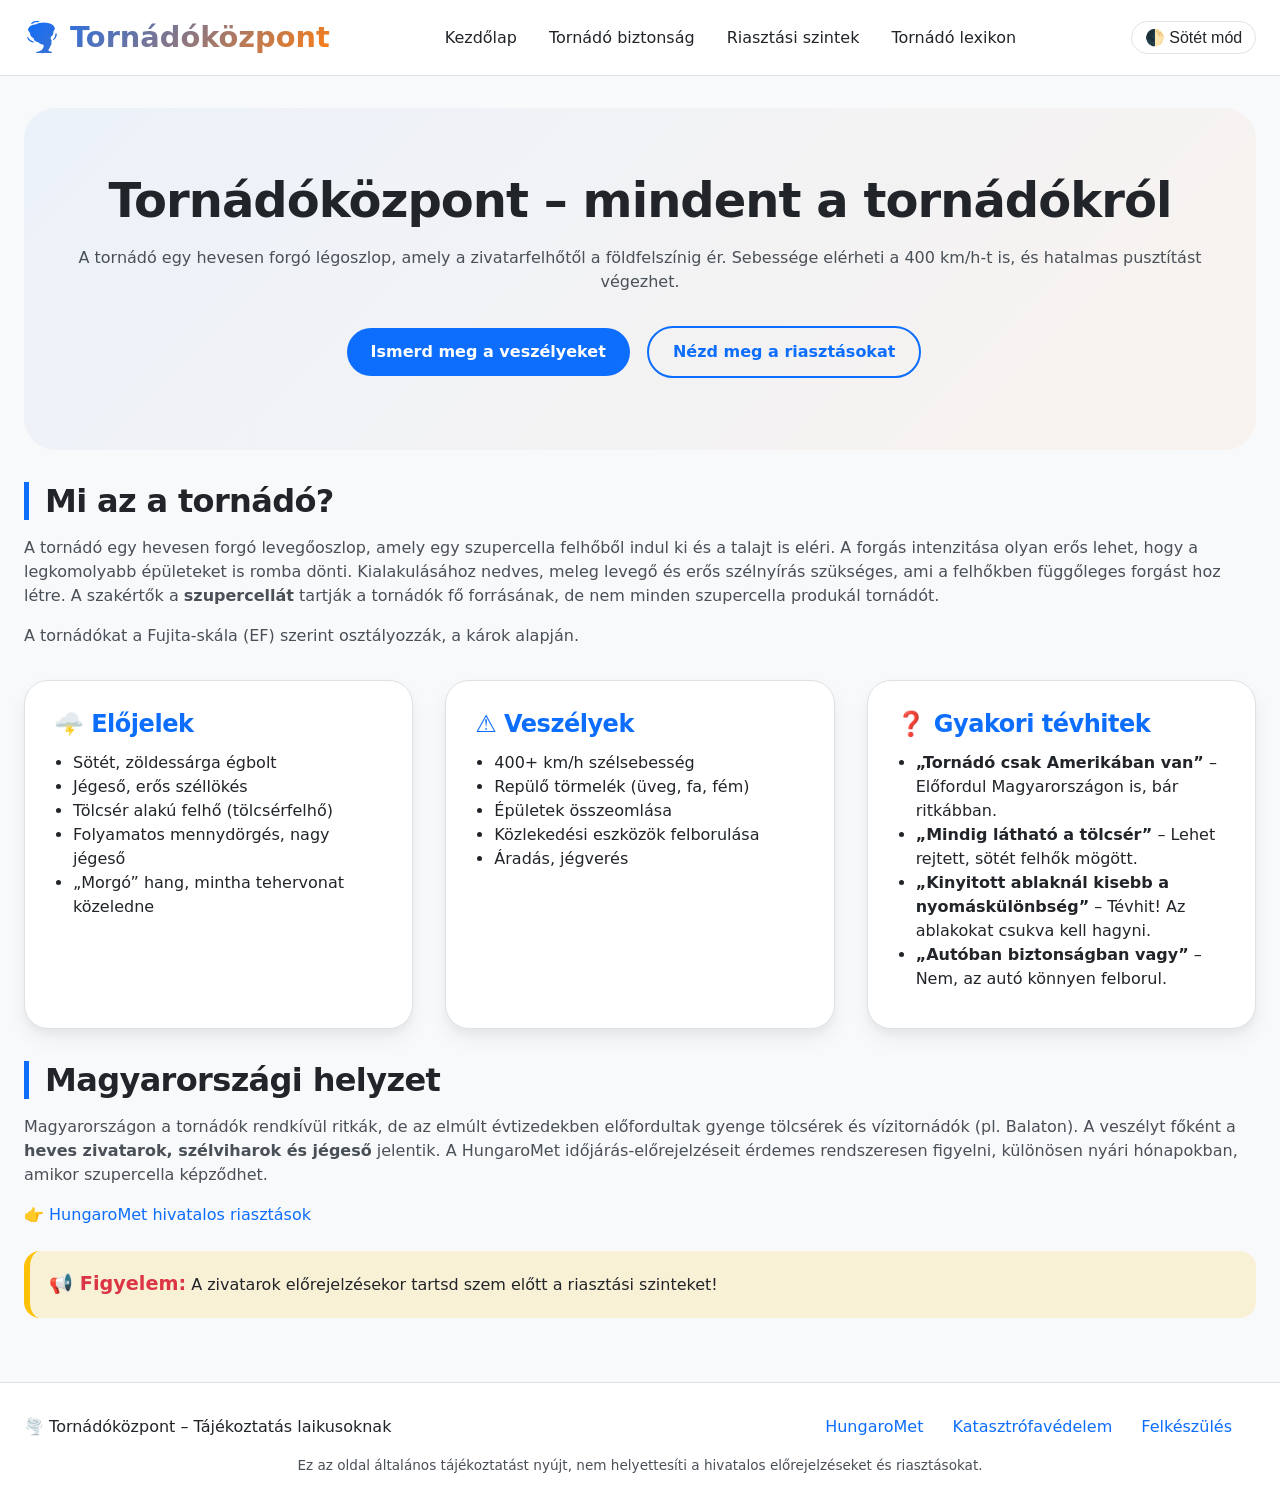
<file: index.html>
<!DOCTYPE html>
<html lang="hu">
<head>
  <meta charset="UTF-8">
  <meta name="viewport" content="width=device-width, initial-scale=1.0, viewport-fit=cover">
  <title>Tornádóközpont | Mindent a tornádókról</title>
  <meta name="description" content="Magyar nyelvű, közérthető információk a tornádókról, veszélyekről, biztonsági tanácsokról.">
  <link rel="stylesheet" href="style.css">
</head>
<body>
  <header>
    <div class="container">
      <nav>
        <div class="logo"><a href="index.html">🌪️ Tornádóközpont</a></div>
        <button class="hamburger" id="hamburgerBtn" aria-label="Menü megnyitása">☰</button>
        <ul class="nav-links" id="navLinks">
          <li><a href="index.html">Kezdőlap</a></li>
          <li><a href="tornado-biztonsag.html">Tornádó biztonság</a></li>
          <li><a href="riasztasi-szintek.html">Riasztási szintek</a></li>
          <li><a href="tornado-lexikon.html">Tornádó lexikon</a></li>
        </ul>
        <button class="dark-mode-toggle" id="darkModeToggle" aria-label="Sötét/világos mód">🌓 Sötét mód</button>
      </nav>
    </div>
  </header>

  <main class="container">
    <!-- Hero szekció -->
    <section class="hero">
      <h1>Tornádóközpont – mindent a tornádókról</h1>
      <p>A tornádó egy hevesen forgó légoszlop, amely a zivatarfelhőtől a földfelszínig ér. Sebessége elérheti a 400 km/h-t is, és hatalmas pusztítást végezhet.</p>
      <div class="hero-buttons">
        <a href="tornado-biztonsag.html" class="btn">Ismerd meg a veszélyeket</a>
        <a href="riasztasi-szintek.html" class="btn btn-outline">Nézd meg a riasztásokat</a>
      </div>
    </section>

    <!-- Mi az a tornádó? -->
    <section>
      <h2>Mi az a tornádó?</h2>
      <p>A tornádó egy hevesen forgó levegőoszlop, amely egy szupercella felhőből indul ki és a talajt is eléri. A forgás intenzitása olyan erős lehet, hogy a legkomolyabb épületeket is romba dönti. Kialakulásához nedves, meleg levegő és erős szélnyírás szükséges, ami a felhőkben függőleges forgást hoz létre. A szakértők a <strong>szupercellát</strong> tartják a tornádók fő forrásának, de nem minden szupercella produkál tornádót.</p>
      <p>A tornádókat a Fujita-skála (EF) szerint osztályozzák, a károk alapján.</p>
    </section>

    <!-- 3 kártya -->
    <div class="card-grid">
      <article class="card">
        <h3>🌩️ Előjelek</h3>
        <ul>
          <li>Sötét, zöldessárga égbolt</li>
          <li>Jégeső, erős széllökés</li>
          <li>Tölcsér alakú felhő (tölcsérfelhő)</li>
          <li>Folyamatos mennydörgés, nagy jégeső</li>
          <li>„Morgó” hang, mintha tehervonat közeledne</li>
        </ul>
      </article>
      <article class="card">
        <h3>⚠️ Veszélyek</h3>
        <ul>
          <li>400+ km/h szélsebesség</li>
          <li>Repülő törmelék (üveg, fa, fém)</li>
          <li>Épületek összeomlása</li>
          <li>Közlekedési eszközök felborulása</li>
          <li>Áradás, jégverés</li>
        </ul>
      </article>
      <article class="card">
        <h3>❓ Gyakori tévhitek</h3>
        <ul>
          <li><strong>„Tornádó csak Amerikában van”</strong> – Előfordul Magyarországon is, bár ritkábban.</li>
          <li><strong>„Mindig látható a tölcsér”</strong> – Lehet rejtett, sötét felhők mögött.</li>
          <li><strong>„Kinyitott ablaknál kisebb a nyomáskülönbség”</strong> – Tévhit! Az ablakokat csukva kell hagyni.</li>
          <li><strong>„Autóban biztonságban vagy”</strong> – Nem, az autó könnyen felborul.</li>
        </ul>
      </article>
    </div>

    <!-- Magyarországi helyzet -->
    <section>
      <h2>Magyarországi helyzet</h2>
      <p>Magyarországon a tornádók rendkívül ritkák, de az elmúlt évtizedekben előfordultak gyenge tölcsérek és vízitornádók (pl. Balaton). A veszélyt főként a <strong>heves zivatarok, szélviharok és jégeső</strong> jelentik. A HungaroMet időjárás-előrejelzéseit érdemes rendszeresen figyelni, különösen nyári hónapokban, amikor szupercella képződhet.</p>
      <p><a href="https://www.met.hu/" target="_blank" rel="noopener">👉 HungaroMet hivatalos riasztások</a></p>
      <div class="warning-box yellow-bg">
        <strong>📢 Figyelem:</strong> A zivatarok előrejelzésekor tartsd szem előtt a riasztási szinteket!
      </div>
    </section>
  </main>

  <footer>
    <div class="container">
      <div class="footer-content">
        <div>🌪️ Tornádóközpont – Tájékoztatás laikusoknak</div>
        <div class="footer-links">
          <a href="https://www.met.hu/" target="_blank">HungaroMet</a>
          <a href="https://www.katasztrofavedelem.hu/" target="_blank">Katasztrófavédelem</a>
          <a href="https://www.ready.gov/hu" target="_blank">Felkészülés</a>
        </div>
      </div>
      <div class="footer-note">
        Ez az oldal általános tájékoztatást nyújt, nem helyettesíti a hivatalos előrejelzéseket és riasztásokat.
      </div>
    </div>
  </footer>

  <script src="hambdark.js"></script>
</body>
</html>
</file>
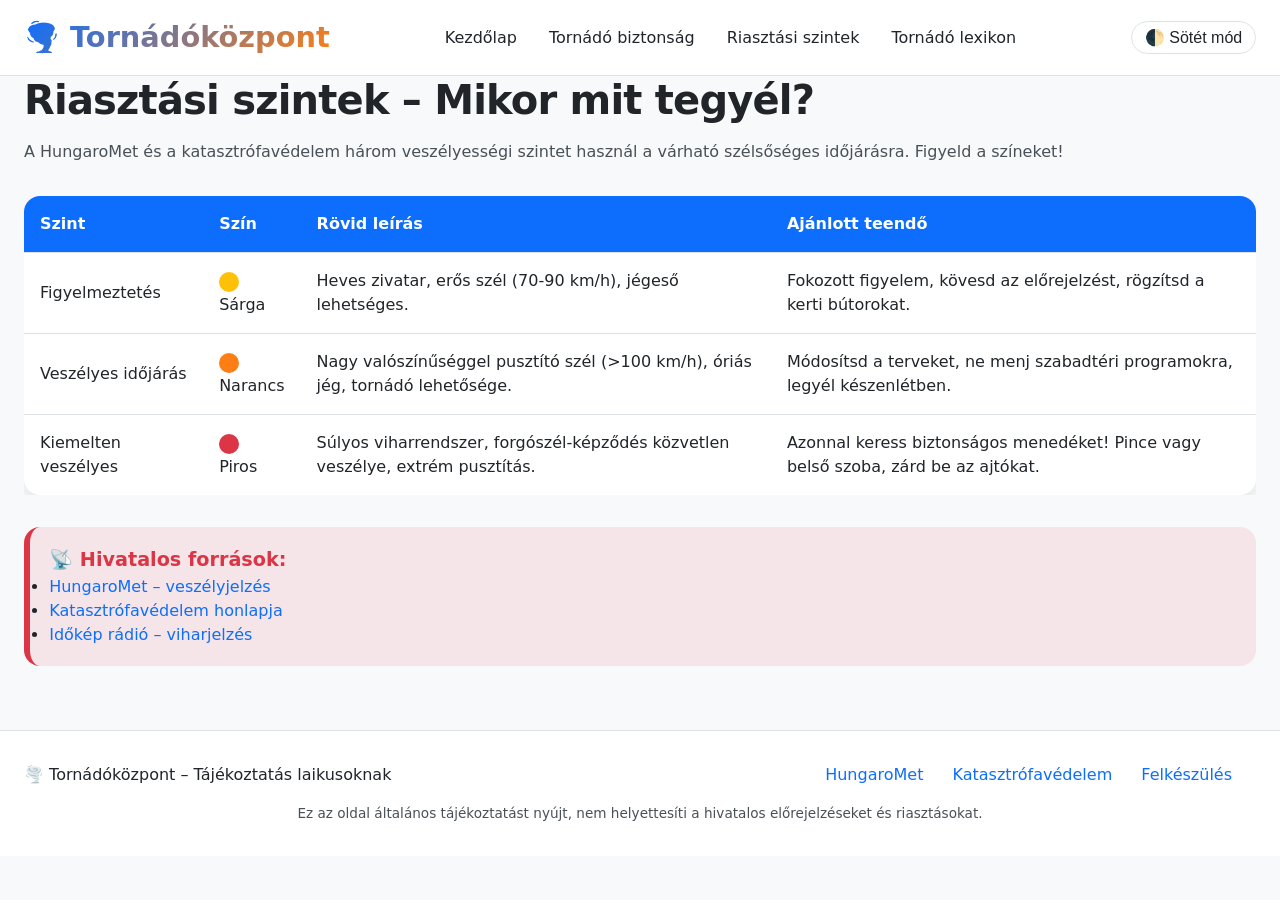
<file: riasztasi-szintek.html>
<!DOCTYPE html>
<html lang="hu">
<head>
  <meta charset="UTF-8">
  <meta name="viewport" content="width=device-width, initial-scale=1.0">
  <title>Tornádóközpont | Riasztási szintek</title>
  <link rel="stylesheet" href="style.css">
</head>
<body>
  <header>
    <div class="container">
      <nav>
        <div class="logo"><a href="index.html">🌪️ Tornádóközpont</a></div>
        <button class="hamburger" id="hamburgerBtn" aria-label="Menü megnyitása">☰</button>
        <ul class="nav-links" id="navLinks">
          <li><a href="index.html">Kezdőlap</a></li>
          <li><a href="tornado-biztonsag.html">Tornádó biztonság</a></li>
          <li><a href="riasztasi-szintek.html">Riasztási szintek</a></li>
          <li><a href="tornado-lexikon.html">Tornádó lexikon</a></li>
        </ul>
        <button class="dark-mode-toggle" id="darkModeToggle" aria-label="Sötét/világos mód">🌓 Sötét mód</button>
      </nav>
    </div>
  </header>
  <main class="container">
    <h1>Riasztási szintek – Mikor mit tegyél?</h1>
    <p>A HungaroMet és a katasztrófavédelem három veszélyességi szintet használ a várható szélsőséges időjárásra. Figyeld a színeket!</p>

    <div class="table-responsive">
      <table class="level-table">
        <thead>
          <tr><th>Szint</th><th>Szín</th><th>Rövid leírás</th><th>Ajánlott teendő</th></tr>
        </thead>
        <tbody>
          <tr><td>Figyelmeztetés</td><td><span class="color-badge" style="background:#ffc107;"></span> <br>Sárga</td><td>Heves zivatar, erős szél (70-90 km/h), jégeső lehetséges.</td><td>Fokozott figyelem, kövesd az előrejelzést, rögzítsd a kerti bútorokat.</td></tr>
          <tr><td>Veszélyes időjárás</td><td><span class="color-badge" style="background:#fd7e14;"></span> <br>Narancs</td><td>Nagy valószínűséggel pusztító szél (>100 km/h), óriás jég, tornádó lehetősége.</td><td>Módosítsd a terveket, ne menj szabadtéri programokra, legyél készenlétben.</td></tr>
          <tr><td>Kiemelten veszélyes</td><td><span class="color-badge" style="background:#dc3545;"></span> <br>Piros</td><td>Súlyos viharrendszer, forgószél-képződés közvetlen veszélye, extrém pusztítás.</td><td>Azonnal keress biztonságos menedéket! Pince vagy belső szoba, zárd be az ajtókat.</td></tr>
        </tbody>
      </table>
    </div>

    <div class="warning-box">
      <strong>📡 Hivatalos források:</strong>
      <ul>
        <li><a href="https://www.met.hu/idojaras/veszelyjelzes/" target="_blank">HungaroMet – veszélyjelzés</a></li>
        <li><a href="https://www.katasztrofavedelem.hu/" target="_blank">Katasztrófavédelem honlapja</a></li>
        <li><a href="https://www.idokep.hu/radio" target="_blank">Időkép rádió – viharjelzés</a></li>
      </ul>
    </div>
  </main>
  <footer>
    <div class="container">
      <div class="footer-content">
        <div>🌪️ Tornádóközpont – Tájékoztatás laikusoknak</div>
        <div class="footer-links">
          <a href="https://www.met.hu/" target="_blank">HungaroMet</a>
          <a href="https://www.katasztrofavedelem.hu/" target="_blank">Katasztrófavédelem</a>
          <a href="https://www.ready.gov/hu" target="_blank">Felkészülés</a>
        </div>
      </div>
      <div class="footer-note">
        Ez az oldal általános tájékoztatást nyújt, nem helyettesíti a hivatalos előrejelzéseket és riasztásokat.
      </div>
    </div>
  </footer>

  <script src="hambdark.js"></script>
</body>
</html>
</file>
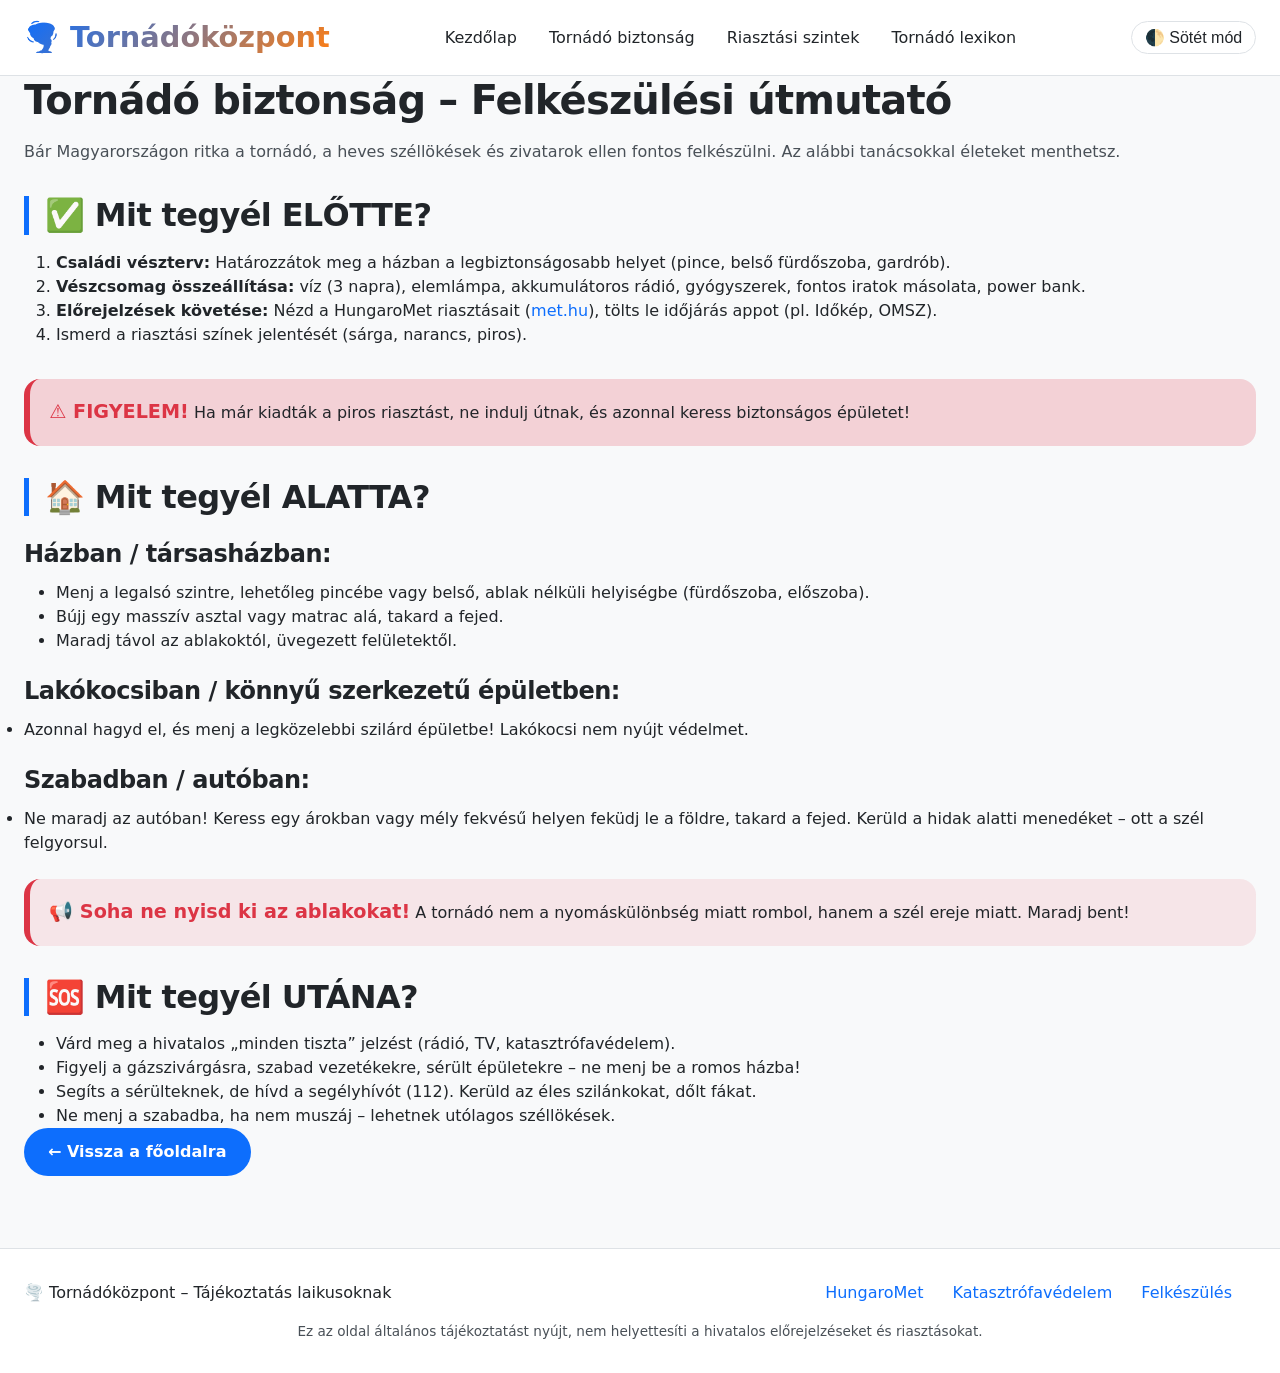
<file: tornado-biztonsag.html>
<!DOCTYPE html>
<html lang="hu">
<head>
  <meta charset="UTF-8">
  <meta name="viewport" content="width=device-width, initial-scale=1.0">
  <title>Tornádóközpont | Biztonsági tanácsok</title>
  <link rel="stylesheet" href="style.css">
</head>
<body>
  <header>
    <div class="container">
      <nav>
        <div class="logo"><a href="index.html">🌪️ Tornádóközpont</a></div>
        <button class="hamburger" id="hamburgerBtn" aria-label="Menü megnyitása">☰</button>
        <ul class="nav-links" id="navLinks">
          <li><a href="index.html">Kezdőlap</a></li>
          <li><a href="tornado-biztonsag.html">Tornádó biztonság</a></li>
          <li><a href="riasztasi-szintek.html">Riasztási szintek</a></li>
          <li><a href="tornado-lexikon.html">Tornádó lexikon</a></li>
        </ul>
        <button class="dark-mode-toggle" id="darkModeToggle" aria-label="Sötét/világos mód">🌓 Sötét mód</button>
      </nav>
    </div>
  </header>
  <main class="container">
    <h1>Tornádó biztonság – Felkészülési útmutató</h1>
    <p>Bár Magyarországon ritka a tornádó, a heves széllökések és zivatarok ellen fontos felkészülni. Az alábbi tanácsokkal életeket menthetsz.</p>

    <h2>✅ Mit tegyél ELŐTTE?</h2>
    <ol style="margin-left:2rem; margin-bottom:2rem;">
      <li><strong>Családi vészterv:</strong> Határozzátok meg a házban a legbiztonságosabb helyet (pince, belső fürdőszoba, gardrób).</li>
      <li><strong>Vészcsomag összeállítása:</strong> víz (3 napra), elemlámpa, akkumulátoros rádió, gyógyszerek, fontos iratok másolata, power bank.</li>
      <li><strong>Előrejelzések követése:</strong> Nézd a HungaroMet riasztásait (<a href="https://www.met.hu" target="_blank">met.hu</a>), tölts le időjárás appot (pl. Időkép, OMSZ).</li>
      <li>Ismerd a riasztási színek jelentését (sárga, narancs, piros).</li>
    </ol>

    <div class="warning-box red-bg">
      <strong>⚠️ FIGYELEM!</strong> Ha már kiadták a piros riasztást, ne indulj útnak, és azonnal keress biztonságos épületet!
    </div>

    <h2>🏠 Mit tegyél ALATTA?</h2>
    <h3>Házban / társasházban:</h3>
    <ul style="margin-left:2rem;">
      <li>Menj a legalsó szintre, lehetőleg pincébe vagy belső, ablak nélküli helyiségbe (fürdőszoba, előszoba).</li>
      <li>Bújj egy masszív asztal vagy matrac alá, takard a fejed.</li>
      <li>Maradj távol az ablakoktól, üvegezett felületektől.</li>
    </ul>
    <h3>Lakókocsiban / könnyű szerkezetű épületben:</h3>
    <ul><li>Azonnal hagyd el, és menj a legközelebbi szilárd épületbe! Lakókocsi nem nyújt védelmet.</li></ul>
    <h3>Szabadban / autóban:</h3>
    <ul><li>Ne maradj az autóban! Keress egy árokban vagy mély fekvésű helyen feküdj le a földre, takard a fejed. Kerüld a hidak alatti menedéket – ott a szél felgyorsul.</li></ul>

    <div class="warning-box">
      <strong>📢 Soha ne nyisd ki az ablakokat!</strong> A tornádó nem a nyomáskülönbség miatt rombol, hanem a szél ereje miatt. Maradj bent!
    </div>

    <h2>🆘 Mit tegyél UTÁNA?</h2>
    <ul style="margin-left:2rem;">
      <li>Várd meg a hivatalos „minden tiszta” jelzést (rádió, TV, katasztrófavédelem).</li>
      <li>Figyelj a gázszivárgásra, szabad vezetékekre, sérült épületekre – ne menj be a romos házba!</li>
      <li>Segíts a sérülteknek, de hívd a segélyhívót (112). Kerüld az éles szilánkokat, dőlt fákat.</li>
      <li>Ne menj a szabadba, ha nem muszáj – lehetnek utólagos széllökések.</li>
    </ul>

    <p><a href="index.html" class="btn">← Vissza a főoldalra</a></p>
  </main>

   <footer>
    <div class="container">
      <div class="footer-content">
        <div>🌪️ Tornádóközpont – Tájékoztatás laikusoknak</div>
        <div class="footer-links">
          <a href="https://www.met.hu/" target="_blank">HungaroMet</a>
          <a href="https://www.katasztrofavedelem.hu/" target="_blank">Katasztrófavédelem</a>
          <a href="https://www.ready.gov/hu" target="_blank">Felkészülés</a>
        </div>
      </div>
      <div class="footer-note">
        Ez az oldal általános tájékoztatást nyújt, nem helyettesíti a hivatalos előrejelzéseket és riasztásokat.
      </div>
    </div>
  </footer>

  <script src="hambdark.js"></script>
</body>
</html>
</file>
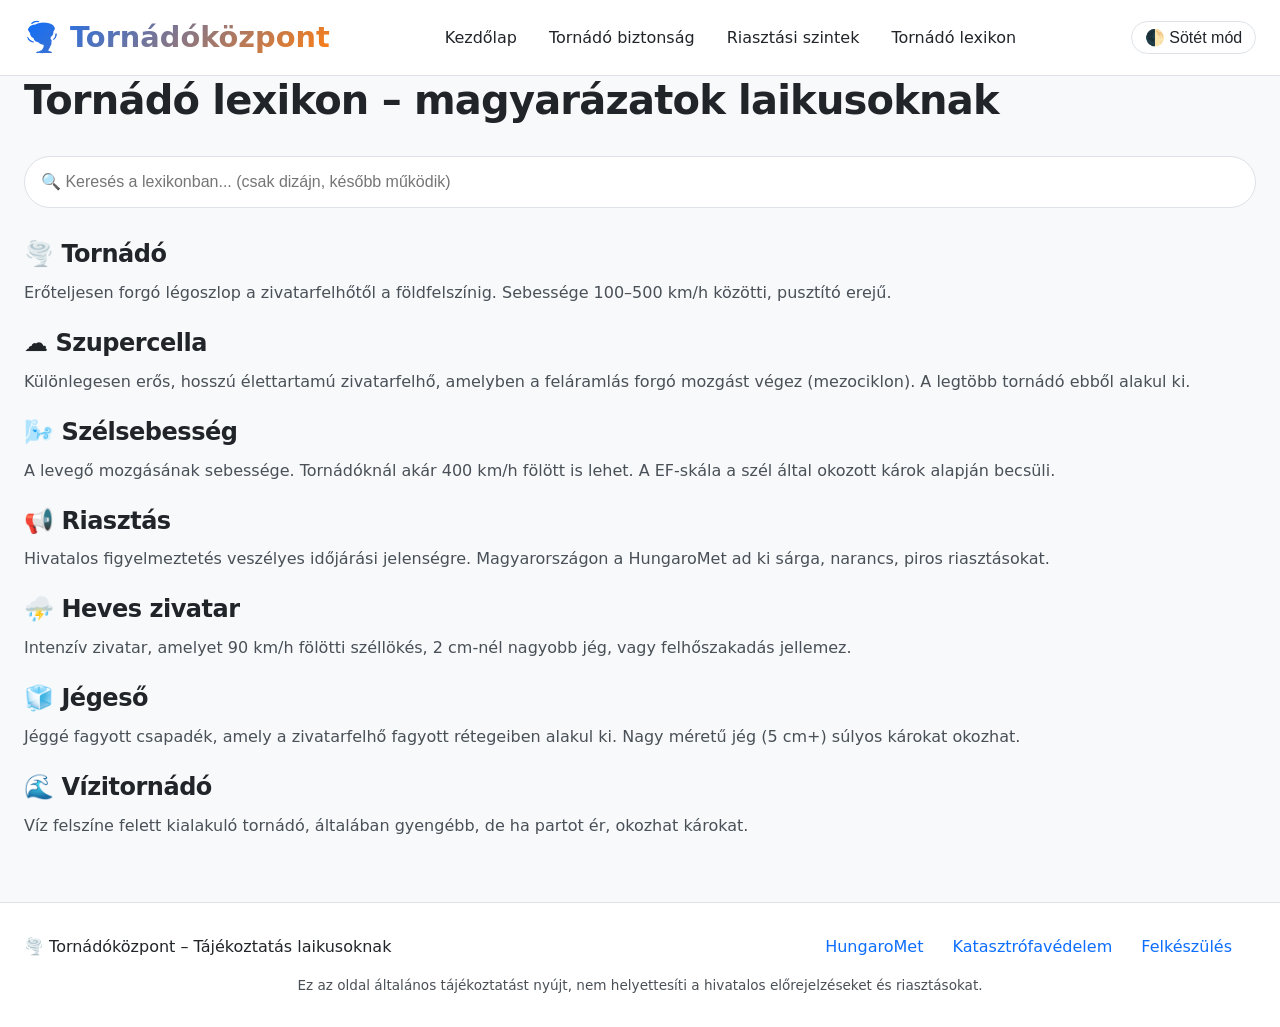
<file: tornado-lexikon.html>
<!DOCTYPE html>
<html lang="hu">
<head>
  <meta charset="UTF-8">
  <meta name="viewport" content="width=device-width, initial-scale=1.0">
  <title>Tornádóközpont | Tornádó lexikon</title>
  <link rel="stylesheet" href="style.css">
</head>
<body>
  <header>
    <div class="container">
      <nav>
        <div class="logo"><a href="index.html">🌪️ Tornádóközpont</a></div>
        <button class="hamburger" id="hamburgerBtn" aria-label="Menü megnyitása">☰</button>
        <ul class="nav-links" id="navLinks">
          <li><a href="index.html">Kezdőlap</a></li>
          <li><a href="tornado-biztonsag.html">Tornádó biztonság</a></li>
          <li><a href="riasztasi-szintek.html">Riasztási szintek</a></li>
          <li><a href="tornado-lexikon.html">Tornádó lexikon</a></li>
        </ul>
        <button class="dark-mode-toggle" id="darkModeToggle" aria-label="Sötét/világos mód">🌓 Sötét mód</button>
      </nav>
    </div>
  </header>
  <main class="container">
    <h1>Tornádó lexikon – magyarázatok laikusoknak</h1>
    <div class="search-box">
      <input type="text" placeholder="🔍 Keresés a lexikonban... (csak dizájn, később működik)" aria-label="Keresés">
    </div>

    <article>
      <h3>🌪️ Tornádó</h3>
      <p>Erőteljesen forgó légoszlop a zivatarfelhőtől a földfelszínig. Sebessége 100–500 km/h közötti, pusztító erejű.</p>

      <h3>☁️ Szupercella</h3>
      <p>Különlegesen erős, hosszú élettartamú zivatarfelhő, amelyben a feláramlás forgó mozgást végez (mezociklon). A legtöbb tornádó ebből alakul ki.</p>

      <h3>🌬️ Szélsebesség</h3>
      <p>A levegő mozgásának sebessége. Tornádóknál akár 400 km/h fölött is lehet. A EF-skála a szél által okozott károk alapján becsüli.</p>

      <h3>📢 Riasztás</h3>
      <p>Hivatalos figyelmeztetés veszélyes időjárási jelenségre. Magyarországon a HungaroMet ad ki sárga, narancs, piros riasztásokat.</p>

      <h3>⛈️ Heves zivatar</h3>
      <p>Intenzív zivatar, amelyet 90 km/h fölötti széllökés, 2 cm-nél nagyobb jég, vagy felhőszakadás jellemez.</p>

      <h3>🧊 Jégeső</h3>
      <p>Jéggé fagyott csapadék, amely a zivatarfelhő fagyott rétegeiben alakul ki. Nagy méretű jég (5 cm+) súlyos károkat okozhat.</p>

      <h3>🌊 Vízitornádó</h3>
      <p>Víz felszíne felett kialakuló tornádó, általában gyengébb, de ha partot ér, okozhat károkat.</p>
    </article>
  </main>
  <footer>
    <div class="container">
      <div class="footer-content">
        <div>🌪️ Tornádóközpont – Tájékoztatás laikusoknak</div>
        <div class="footer-links">
          <a href="https://www.met.hu/" target="_blank">HungaroMet</a>
          <a href="https://www.katasztrofavedelem.hu/" target="_blank">Katasztrófavédelem</a>
          <a href="https://www.ready.gov/hu" target="_blank">Felkészülés</a>
        </div>
      </div>
      <div class="footer-note">
        Ez az oldal általános tájékoztatást nyújt, nem helyettesíti a hivatalos előrejelzéseket és riasztásokat.
      </div>
    </div>
  </footer>

  <script src="hambdark.js"></script>
</body>
</html>
</file>
<file: style.css>
/* -------------------------------
   TORNÁDÓKÖZPONT - FŐ STÍLUSLAP
   Modern, reszponzív, mobil-első
---------------------------------- */

:root {
  --bg: #f8f9fa;
  --text: #212529;
  --text-light: #495057;
  --primary: #0d6efd;
  --primary-dark: #0b5ed7;
  --accent: #fd7e14;
  --accent-dark: #e96b0a;
  --yellow: #ffc107;
  --orange: #fd7e14;
  --red: #dc3545;
  --card-bg: #ffffff;
  --border: #dee2e6;
  --shadow: 0 10px 20px rgba(0,0,0,0.05), 0 6px 6px rgba(0,0,0,0.03);
  --transition: all 0.2s ease;
}

body.dark-mode {
  --bg: #1a1e24;
  --text: #e9ecef;
  --text-light: #ced4da;
  --card-bg: #2c3038;
  --border: #3a3f47;
  --shadow: 0 10px 20px rgba(0,0,0,0.2);
}

* {
  margin: 0;
  padding: 0;
  box-sizing: border-box;
}

body {
  font-family: 'Inter', system-ui, -apple-system, 'Segoe UI', Roboto, Helvetica, Arial, sans-serif;
  background-color: var(--bg);
  color: var(--text);
  line-height: 1.5;
  transition: background-color 0.3s, color 0.2s;
  scroll-behavior: smooth;
}

.container {
  max-width: 1280px;
  margin: 0 auto;
  padding: 0 1.5rem;
}

/* ===== TYPOGRÁFIA ===== */
h1, h2, h3 {
  font-weight: 700;
  line-height: 1.2;
  letter-spacing: -0.02em;
}

h1 {
  font-size: 2.5rem;
  margin-bottom: 1rem;
}

h2 {
  font-size: 2rem;
  margin: 2rem 0 1rem;
  border-left: 5px solid var(--primary);
  padding-left: 1rem;
}

h3 {
  font-size: 1.5rem;
  margin: 1.5rem 0 0.75rem;
}

p {
  margin-bottom: 1rem;
  color: var(--text-light);
}

a {
  color: var(--primary);
  text-decoration: none;
  transition: var(--transition);
}

a:hover {
  color: var(--primary-dark);
  text-decoration: underline;
}

/* ===== HEADER & NAVIGÁCIÓ ===== */
header {
  background-color: var(--card-bg);
  border-bottom: 1px solid var(--border);
  position: sticky;
  top: 0;
  z-index: 100;
  backdrop-filter: blur(8px);
  background-color: rgba(var(--card-bg-rgb, 255,255,255), 0.9);
}

body.dark-mode header {
  background-color: rgba(44,48,56,0.95);
}

nav {
  display: flex;
  justify-content: space-between;
  align-items: center;
  flex-wrap: wrap;
  padding: 1rem 0;
}

.logo a {
  font-size: 1.8rem;
  font-weight: 800;
  background: linear-gradient(135deg, var(--primary), var(--accent));
  background-clip: text;
  -webkit-background-clip: text;
  color: transparent;
  text-decoration: none;
}

.nav-links {
  display: flex;
  gap: 2rem;
  list-style: none;
}

.nav-links li a {
  font-weight: 500;
  color: var(--text);
}

.nav-links li a:hover {
  color: var(--primary);
}

/* Hamburger (mobil) */
.hamburger {
  display: none;
  flex-direction: column;
  cursor: pointer;
  background: none;
  border: none;
  gap: 5px;
}

.hamburger span {
  width: 25px;
  height: 3px;
  background-color: var(--text);
  border-radius: 3px;
  transition: 0.2s;
}

.dark-mode-toggle {
  background: none;
  border: 1px solid var(--border);
  border-radius: 2rem;
  padding: 0.4rem 0.8rem;
  cursor: pointer;
  font-size: 1rem;
  background-color: var(--card-bg);
  color: var(--text);
  transition: var(--transition);
}

.dark-mode-toggle:hover {
  background-color: var(--primary);
  color: white;
  border-color: var(--primary);
}

/* ===== GOMBOK ===== */
.btn {
  display: inline-block;
  background-color: var(--primary);
  color: white;
  padding: 0.75rem 1.5rem;
  border-radius: 2rem;
  font-weight: 600;
  transition: var(--transition);
  border: none;
  cursor: pointer;
  margin-right: 0.75rem;
  margin-bottom: 0.5rem;
}

.btn-outline {
  background-color: transparent;
  border: 2px solid var(--primary);
  color: var(--primary);
}

.btn-outline:hover {
  background-color: var(--primary);
  color: white;
}

.btn-accent {
  background-color: var(--accent);
}

.btn-accent:hover {
  background-color: var(--accent-dark);
}

/* ===== HERO ===== */
.hero {
  text-align: center;
  padding: 4rem 1rem;
  background: linear-gradient(135deg, rgba(13,110,253,0.05), rgba(253,126,20,0.05));
  border-radius: 2rem;
  margin: 2rem 0;
}

.hero h1 {
  font-size: 3rem;
}

.hero-buttons {
  margin-top: 2rem;
}

/* ===== KÁRTYÁK ===== */
.card-grid {
  display: grid;
  grid-template-columns: repeat(auto-fit, minmax(280px, 1fr));
  gap: 2rem;
  margin: 2rem 0;
}

.card {
  background-color: var(--card-bg);
  border-radius: 1.5rem;
  padding: 1.8rem;
  box-shadow: var(--shadow);
  transition: transform 0.2s, box-shadow 0.2s;
  border: 1px solid var(--border);
}

.card:hover {
  transform: translateY(-5px);
  box-shadow: 0 20px 30px -12px rgba(0,0,0,0.15);
}

.card h3 {
  margin-top: 0;
  color: var(--primary);
}

.card ul, .card p {
  margin-left: 1.2rem;
  margin-bottom: 0.5rem;
}

/* ===== FIGYELMEZTETŐ BOXOK ===== */
.warning-box {
  border-left: 6px solid var(--red);
  background-color: rgba(220,53,69,0.1);
  padding: 1.2rem;
  border-radius: 1rem;
  margin: 1.5rem 0;
}

.warning-box strong {
  color: var(--red);
  font-size: 1.2rem;
}

.yellow-bg {
  background-color: rgba(255,193,7,0.15);
  border-left-color: var(--yellow);
}
.orange-bg {
  background-color: rgba(253,126,20,0.15);
  border-left-color: var(--orange);
}
.red-bg {
  background-color: rgba(220,53,69,0.2);
  border-left-color: var(--red);
}

/* ===== TÁBLÁZAT (reszponzív) ===== */
.table-responsive {
  overflow-x: auto;
  margin: 2rem 0;
}

.level-table {
  width: 100%;
  border-collapse: collapse;
  background-color: var(--card-bg);
  border-radius: 1rem;
  overflow: hidden;
  box-shadow: var(--shadow);
}

.level-table th, .level-table td {
  padding: 1rem;
  text-align: left;
  border-bottom: 1px solid var(--border);
}

.level-table th {
  background-color: var(--primary);
  color: white;
  font-weight: 600;
}

.level-table tr:last-child td {
  border-bottom: none;
}

.color-badge {
  display: inline-block;
  width: 20px;
  height: 20px;
  border-radius: 50%;
  margin-right: 8px;
  vertical-align: middle;
}

/* ===== LEXIKON KERESŐ ===== */
.search-box {
  margin: 2rem 0;
}
.search-box input {
  width: 100%;
  padding: 1rem;
  font-size: 1rem;
  border: 1px solid var(--border);
  border-radius: 2rem;
  background-color: var(--card-bg);
  color: var(--text);
}

/* ===== LÁBLÉC ===== */
footer {
  background-color: var(--card-bg);
  border-top: 1px solid var(--border);
  margin-top: 4rem;
  padding: 2rem 0;
}

.footer-content {
  display: flex;
  flex-wrap: wrap;
  justify-content: space-between;
  gap: 1.5rem;
}

.footer-links a {
  margin-right: 1.5rem;
}

.footer-note {
  font-size: 0.85rem;
  color: var(--text-light);
  margin-top: 1rem;
  text-align: center;
}

/* ===== RESZPONZÍV ===== */
@media (max-width: 768px) {
  .container {
    padding: 0 1rem;
  }
  h1 { font-size: 2rem; }
  h2 { font-size: 1.6rem; }
  .hero h1 { font-size: 2.2rem; }
  
  .hamburger {
    display: flex;
  }
  .nav-links {
    display: none;
    width: 100%;
    flex-direction: column;
    gap: 1rem;
    padding: 1rem 0;
    text-align: center;
  }
  .nav-links.show {
    display: flex;
  }
  .footer-content {
    flex-direction: column;
    text-align: center;
  }
}

@media (min-width: 769px) {
  .nav-links {
    display: flex !important;
  }
}
</file>
